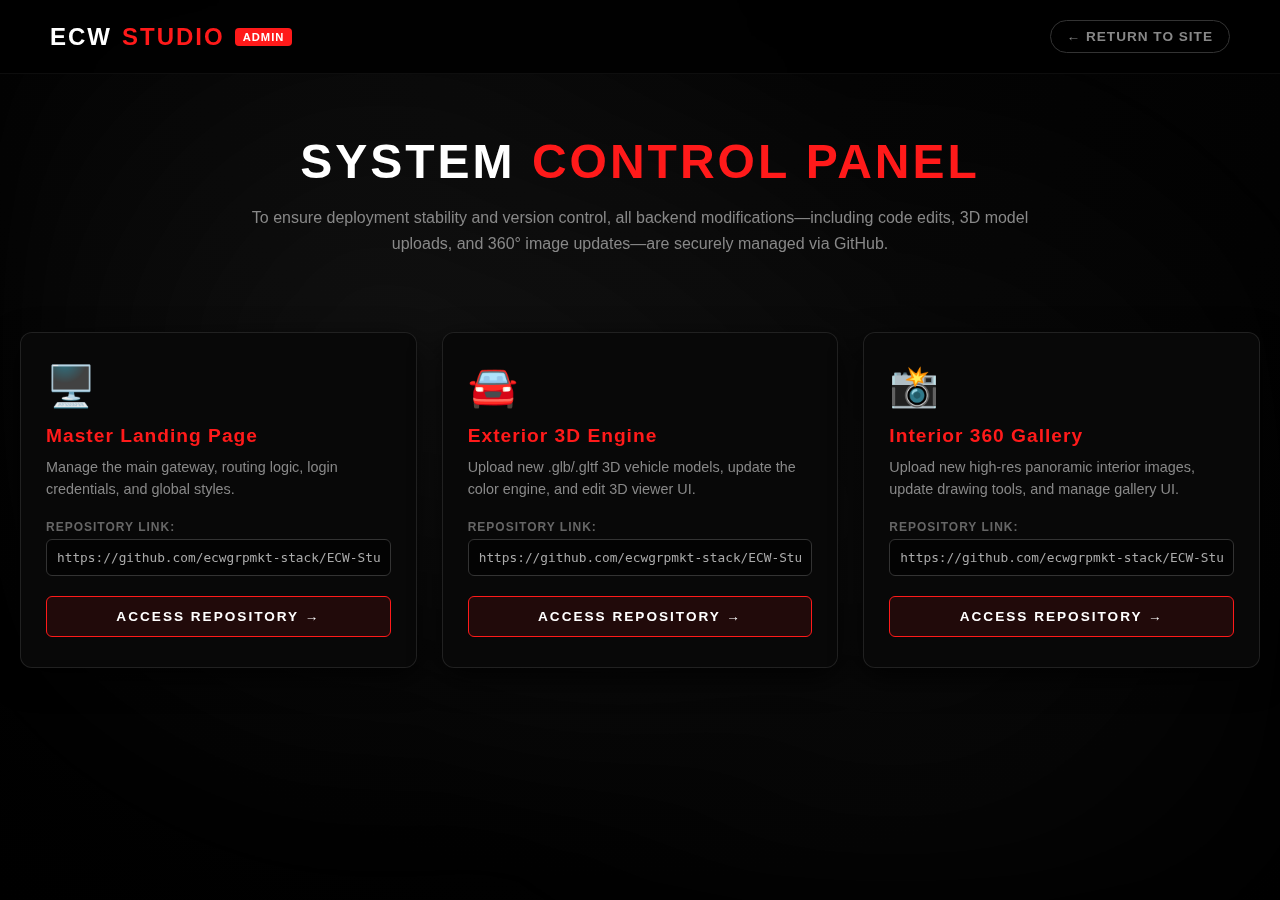
<file: admin.html>
<!DOCTYPE html>
<html lang="en">
<head>
    <meta charset="UTF-8">
    <meta name="viewport" content="width=device-width, initial-scale=1.0">
    <title>ECW Studio - Admin Dashboard</title>
    <link rel="stylesheet" href="style.css">
</head>
<body class="admin-body">

    <div class="smoke-bg"></div>
    <canvas id="bgCanvas" class="particles-bg"></canvas>

    <nav class="admin-nav">
        <div class="nav-brand">ECW <span class="text-red">STUDIO</span> <span class="badge">ADMIN</span></div>
        <a href="index.html" class="logout-btn">← RETURN TO SITE</a>
    </nav>

    <main class="admin-container">
        <header class="admin-header">
            <h1>SYSTEM <span class="text-red">CONTROL PANEL</span></h1>
            <p>To ensure deployment stability and version control, all backend modifications—including code edits, 3D model uploads, and 360° image updates—are securely managed via GitHub.</p>
        </header>

        <div class="repo-grid">
            
            <div class="repo-card">
                <div class="repo-icon">🖥️</div>
                <h3>Master Landing Page</h3>
                <p>Manage the main gateway, routing logic, login credentials, and global styles.</p>
                
                <div class="url-box">
                    <label>Repository Link:</label>
                    <input type="text" readonly value="https://github.com/ecwgrpmkt-stack/ECW-Studio-Landing-Page" onclick="this.select();">
                </div>
                
                <a href="https://github.com/ecwgrpmkt-stack/ECW-Studio-Landing-Page" target="_blank" class="repo-link-btn">ACCESS REPOSITORY →</a>
            </div>

            <div class="repo-card">
                <div class="repo-icon">🚘</div>
                <h3>Exterior 3D Engine</h3>
                <p>Upload new .glb/.gltf 3D vehicle models, update the color engine, and edit 3D viewer UI.</p>
                
                <div class="url-box">
                    <label>Repository Link:</label>
                    <input type="text" readonly value="https://github.com/ecwgrpmkt-stack/ECW-Studio-Exterior" onclick="this.select();">
                </div>
                
                <a href="https://github.com/ecwgrpmkt-stack/ECW-Studio-Exterior" target="_blank" class="repo-link-btn">ACCESS REPOSITORY →</a>
            </div>

            <div class="repo-card">
                <div class="repo-icon">📸</div>
                <h3>Interior 360 Gallery</h3>
                <p>Upload new high-res panoramic interior images, update drawing tools, and manage gallery UI.</p>
                
                <div class="url-box">
                    <label>Repository Link:</label>
                    <input type="text" readonly value="https://github.com/ecwgrpmkt-stack/ECW-Studio-Interior" onclick="this.select();">
                </div>
                
                <a href="https://github.com/ecwgrpmkt-stack/ECW-Studio-Interior" target="_blank" class="repo-link-btn">ACCESS REPOSITORY →</a>
            </div>

        </div>
    </main>

    <script src="app.js"></script>
</body>
</html>
</file>
<file: style.css>
/* =========================================================
   GLOBAL RESET & VARIABLES
   ========================================================= */
:root {
    --ecw-red: #ff1a1a;
    --dark-bg: #030303;
    --text-grey: #a0a0a0;
}

html, body {
    margin: 0; padding: 0; height: 100%;
    background: radial-gradient(circle at center, #080808 0%, #000000 100%);
    font-family: 'Helvetica Neue', Arial, sans-serif;
    color: white; overflow-x: hidden;
}

/* =========================================================
   LIVE BACKGROUND EFFECTS (Smoke & Particles)
   ========================================================= */
.smoke-bg {
    position: fixed; top: 0; left: 0; width: 100vw; height: 100vh;
    background-image: 
        radial-gradient(circle at 30% 40%, rgba(255, 255, 255, 0.06) 0%, transparent 50%),
        radial-gradient(circle at 70% 60%, rgba(255, 255, 255, 0.04) 0%, transparent 50%);
    filter: blur(40px);
    z-index: 1; pointer-events: none;
    animation: smoke-drift 15s infinite alternate ease-in-out;
}
@keyframes smoke-drift {
    0% { transform: scale(1) translate(0, 0); }
    100% { transform: scale(1.2) translate(3%, -3%); }
}

.particles-bg {
    position: fixed; top: 0; left: 0; width: 100%; height: 100%;
    z-index: 2; pointer-events: none; opacity: 0.9;
}

/* =========================================================
   HEADER & LAYOUT
   ========================================================= */
.gateway-container {
    position: relative; z-index: 10; 
    display: flex; flex-direction: column; align-items: center; justify-content: center;
    min-height: 100vh; padding: 40px 20px; box-sizing: border-box;
}

.main-header { text-align: center; margin-bottom: 60px; }

/* THE CLEAN EXPANSION INTERACTION */
.expand-text {
    display: inline-block;
    font-size: 4.5rem; font-weight: 900; margin: 0; letter-spacing: 4px;
    cursor: pointer;
    /* Smooth, elegant easing for the stretch */
    transition: letter-spacing 0.5s cubic-bezier(0.25, 1, 0.5, 1), transform 0.5s cubic-bezier(0.25, 1, 0.5, 1);
}

.expand-text:hover, .expand-text:active {
    letter-spacing: 14px; /* Stretches the letters apart */
    transform: scale(1.03); /* Slight bump forward */
}

.text-red { color: var(--ecw-red); transition: color 0.5s; }
.text-white { color: white; }
.main-header h2 {
    font-size: 1.1rem; color: #ccc; margin: 15px 0 0 0; font-weight: 600; letter-spacing: 6px;
}

/* =========================================================
   ADMIN PORTAL
   ========================================================= */
.admin-portal-btn {
    position: absolute; top: 30px; right: 40px; z-index: 100;
    background: #000; border: 2px solid var(--ecw-red);
    color: white; padding: 8px 20px; border-radius: 30px;
    font-size: 0.85rem; font-weight: 900; letter-spacing: 1px;
    cursor: pointer; transition: all 0.3s ease;
}
.admin-portal-btn:hover {
    background: var(--ecw-red); color: white;
    box-shadow: 0 0 15px rgba(255, 26, 26, 0.4);
}

.modal-overlay { position: fixed; top: 0; left: 0; width: 100%; height: 100%; background: rgba(0,0,0,0.85); backdrop-filter: blur(8px); display: none; justify-content: center; align-items: center; z-index: 1000; opacity: 0; transition: opacity 0.3s ease; }
.modal-overlay.active { display: flex; opacity: 1; }
.modal-box { background: #0f0f0f; border: 1px solid #333; padding: 40px; border-radius: 12px; width: 320px; text-align: center; box-shadow: 0 20px 50px rgba(0,0,0,0.8); }
.modal-title { margin-top: 0; margin-bottom: 25px; font-size: 1.2rem; letter-spacing: 2px; color: white; }
.input-group input { width: 100%; padding: 12px 15px; margin-bottom: 15px; background: rgba(255,255,255,0.05); border: 1px solid #444; color: white; border-radius: 6px; box-sizing: border-box; outline: none; transition: border 0.3s; }
.input-group input:focus { border-color: var(--ecw-red); }
.error-msg { color: var(--ecw-red); font-size: 0.85rem; margin-bottom: 15px; display: none; font-weight: bold; animation: shake 0.4s; }
.modal-actions { display: flex; gap: 10px; }
.btn { flex: 1; padding: 12px; border: none; border-radius: 6px; font-weight: bold; cursor: pointer; letter-spacing: 1px; transition: all 0.3s; }
.btn-cancel { background: transparent; color: #888; border: 1px solid #444; }
.btn-cancel:hover { background: #222; color: white; }
.btn-login { background: var(--ecw-red); color: white; }
.btn-login:hover { background: #cc0000; }
@keyframes shake { 0%, 100% { transform: translateX(0); } 25% { transform: translateX(-5px); } 75% { transform: translateX(5px); } }

/* =========================================================
   LIVE VIDEO CARDS & LABELS
   ========================================================= */
.cards-grid {
    display: flex; gap: 40px; justify-content: center; width: 100%; max-width: 1400px;
}

.view-card {
    text-decoration: none; display: flex; flex-direction: column; align-items: center;
    width: 48%; transition: transform 0.3s ease;
}
.view-card:hover { transform: translateY(-8px); }

.video-container {
    width: 100%; aspect-ratio: 16 / 9; background: #050505;
    border-radius: 8px; overflow: hidden;
    border: 1px solid rgba(255, 255, 255, 0.1);
    box-shadow: 0 10px 40px rgba(0,0,0,0.8); transition: border-color 0.3s;
}
.view-card:hover .video-container { border-color: rgba(255, 26, 26, 0.5); box-shadow: 0 15px 50px rgba(0,0,0,1); }

.smooth-loop {
    width: 100%; height: 100%; object-fit: cover; 
    transition: opacity 0.6s ease-in-out; 
}

.card-labels { text-align: center; margin-top: 25px; }
.card-title {
    color: var(--ecw-red); font-size: 1.6rem; font-weight: 900;
    margin: 0 0 8px 0; letter-spacing: 2px;
}
.card-subtitle {
    color: var(--text-grey); 
    font-size: 0.85rem; 
    font-weight: bold; margin: 0; letter-spacing: 3px; font-style: italic;
}

.blink-anim { animation: slow-blink 2s ease-in-out infinite; }
@keyframes slow-blink {
    0%, 100% { opacity: 0.3; }
    50% { opacity: 1; text-shadow: 0 0 8px rgba(255,255,255,0.2); }
}

/* =========================================================
   FULLSCREEN BOTTOM TOGGLE
   ========================================================= */
.fullscreen-dock {
    position: fixed; 
    bottom: 30px; left: 0; width: 100%;
    display: flex; justify-content: center;
    z-index: 100; pointer-events: none; 
}
.fs-btn {
    pointer-events: auto; 
    background: rgba(255, 255, 255, 0.05); border: 1px solid rgba(255,255,255,0.2);
    color: white; width: 45px; height: 45px; border-radius: 50%;
    font-size: 1.2rem; cursor: pointer; display: flex; align-items: center; justify-content: center;
    backdrop-filter: blur(5px); transition: all 0.3s ease;
}
.fs-btn:hover {
    background: rgba(255, 26, 26, 0.2); border-color: var(--ecw-red);
    box-shadow: 0 0 15px rgba(255, 26, 26, 0.5); color: var(--ecw-red);
    transform: scale(1.1);
}

@media (max-width: 900px) {
    .cards-grid { flex-direction: column; align-items: center; gap: 50px; }
    .view-card { width: 95%; }
    .main-header h1 { font-size: 3rem; }
    .main-header h2 { font-size: 0.8rem; letter-spacing: 4px; }
}

/* =========================================================
   ADMIN DASHBOARD SPECIFIC STYLES (UPDATED)
   ========================================================= */
/* Deepened the darkness heavily */
.admin-body {
    background: radial-gradient(circle at top, #050505 0%, #000 100%);
    overflow-y: auto;
}

.admin-nav {
    position: relative; z-index: 20;
    display: flex; justify-content: space-between; align-items: center;
    padding: 20px 50px; background: rgba(0,0,0,0.8);
    border-bottom: 1px solid rgba(255,255,255,0.05);
    backdrop-filter: blur(10px);
}
.nav-brand {
    font-size: 1.5rem; font-weight: 900; letter-spacing: 2px; display: flex; align-items: center; gap: 10px;
}
.nav-brand .badge {
    background: var(--ecw-red); color: white; font-size: 0.7rem; padding: 3px 8px; border-radius: 4px; letter-spacing: 1px;
}
.logout-btn {
    color: #888; text-decoration: none; font-weight: bold; font-size: 0.85rem; letter-spacing: 1px;
    border: 1px solid #333; padding: 8px 16px; border-radius: 20px; transition: all 0.3s;
}
.logout-btn:hover { color: white; border-color: var(--ecw-red); background: rgba(255, 26, 26, 0.1); }

/* Increased container width to allow 3 side-by-side */
.admin-container {
    position: relative; z-index: 20;
    max-width: 1400px; margin: 0 auto; padding: 60px 20px;
    display: flex; flex-direction: column; align-items: center;
}

.admin-header {
    text-align: center; max-width: 800px; margin-bottom: 60px;
}
.admin-header h1 {
    font-size: 3rem; margin: 0 0 15px 0; letter-spacing: 3px;
}
.admin-header p {
    color: #888; font-size: 1rem; line-height: 1.6;
}

/* Forced horizontal line without wrapping */
.repo-grid {
    display: flex; gap: 25px; justify-content: center; flex-wrap: nowrap; width: 100%;
}

/* Smaller, tighter cards acting as pure containers */
.repo-card {
    background: #080808; border: 1px solid rgba(255,255,255,0.1);
    border-radius: 12px; flex: 1; padding: 30px 25px;
    color: white; transition: all 0.3s cubic-bezier(0.25, 1, 0.5, 1);
    display: flex; flex-direction: column; align-items: flex-start;
    box-shadow: 0 10px 30px rgba(0,0,0,0.8);
    max-width: 400px; /* Prevents them from getting too wide on huge screens */
}
.repo-card:hover {
    transform: translateY(-5px);
    border-color: rgba(255, 26, 26, 0.3);
    box-shadow: 0 15px 40px rgba(255, 26, 26, 0.1);
}

.repo-icon { font-size: 2.5rem; margin-bottom: 15px; }

.repo-card h3 {
    margin: 0 0 10px 0; font-size: 1.2rem; letter-spacing: 1px; color: var(--ecw-red);
}
.repo-card p {
    color: #888; font-size: 0.9rem; line-height: 1.5; margin: 0 0 20px 0; flex-grow: 1;
}

/* URL Input Box Styling */
.url-box {
    width: 100%; margin-bottom: 20px;
}
.url-box label {
    display: block; font-size: 0.75rem; color: #666; font-weight: bold; margin-bottom: 5px; text-transform: uppercase; letter-spacing: 1px;
}
.url-box input {
    width: 100%; padding: 10px; background: rgba(0,0,0,0.6); border: 1px solid #333; color: #aaa; border-radius: 6px; font-family: monospace; font-size: 0.8rem; outline: none; box-sizing: border-box; transition: all 0.3s; cursor: copy;
}
.url-box input:focus, .url-box input:hover {
    border-color: var(--ecw-red); color: white;
}

/* Direct Action Button */
.repo-link-btn {
    width: 100%; display: inline-block; text-align: center;
    text-decoration: none; font-size: 0.85rem; font-weight: bold; letter-spacing: 2px; color: white;
    background: rgba(255, 26, 26, 0.1); border: 1px solid var(--ecw-red);
    padding: 12px 0; border-radius: 6px; transition: all 0.3s; box-sizing: border-box;
}
.repo-link-btn:hover {
    background: var(--ecw-red); box-shadow: 0 0 15px rgba(255, 26, 26, 0.4);
}

/* Responsive constraints */
@media (max-width: 1000px) {
    .repo-grid { flex-wrap: wrap; }
    .repo-card { width: 100%; max-width: none; }
    .admin-header h1 { font-size: 2rem; }
}

/* =========================================================
   PERSISTENT SHELL IFRAME LOGIC
   ========================================================= */
.iframe-container {
    position: fixed; top: 0; left: 0; width: 100%; height: 100%;
    z-index: 200; /* Above everything */
    opacity: 0; pointer-events: none; transition: opacity 0.6s ease-in-out;
    background: #000;
}
.iframe-container.active {
    opacity: 1; pointer-events: auto;
}
.iframe-container iframe {
    width: 100%; height: 100%; border: none;
}

/* Smooth fade out for the main UI when iframe opens */
.gateway-container { transition: opacity 0.6s ease-in-out; }
.gateway-container.hidden { opacity: 0; pointer-events: none; }
.fullscreen-dock.hidden { opacity: 0; pointer-events: none; }

/* =========================================================
   MOBILE RESPONSIVE PATCH - MASTER LANDING PAGE (V5)
   ========================================================= */
@media (max-width: 900px) {
    /* 1. Unlock standard scrolling */
    html, body { overflow-y: auto !important; overflow-x: hidden !important; height: auto !important; }
    
    .gateway-container { 
        min-height: 100vh !important; height: auto !important; 
        padding-top: 20px !important; padding-bottom: 60px !important; 
        justify-content: flex-start !important; 
    }

    /* 2. Fix the Admin Button Overlap by pushing the header down */
    .admin-portal-btn { 
        top: 15px !important; left: 50% !important; right: auto !important;
        transform: translateX(-50%) !important; 
        width: max-content !important; padding: 6px 15px !important; 
        font-size: 0.65rem !important; z-index: 200 !important;
    }
    .main-header { margin-top: 50px !important; } /* Safe zone for admin button */

    /* 3. Reduce text elements by ~25% */
    .expand-text { font-size: 2.25rem !important; }
    .main-header h2 { font-size: 0.65rem !important; letter-spacing: 3px !important; } 
    .card-title { font-size: 1.2rem !important; } 
    .card-subtitle { font-size: 0.65rem !important; } 

    /* 4. Tighten spacing around the cards and maximize toggle */
    .cards-grid { flex-direction: column !important; gap: 30px !important; margin-bottom: 20px !important; }
    .view-card { width: 95% !important; margin: 0 auto !important; }
    .fullscreen-dock { bottom: 15px !important; }
}

/* Landscape Mode Balance (Sideways Phones) */
@media (max-height: 600px) and (orientation: landscape) {
    .gateway-container { padding-top: 15px !important; padding-bottom: 50px !important; }
    .main-header { margin-top: 40px !important; margin-bottom: 20px !important; }
    .main-header h1 { font-size: 1.6rem !important; }
    .main-header h2 { font-size: 0.55rem !important; }
    
    .cards-grid { flex-direction: row !important; gap: 20px !important; }
    .view-card { width: 45% !important; }
    
    .admin-portal-btn { top: 10px !important; padding: 4px 12px !important; font-size: 0.6rem !important; }
    .fullscreen-dock { bottom: 10px !important; }
    .fs-btn { width: 40px !important; height: 40px !important; font-size: 1.1rem !important; }
}
</file>
